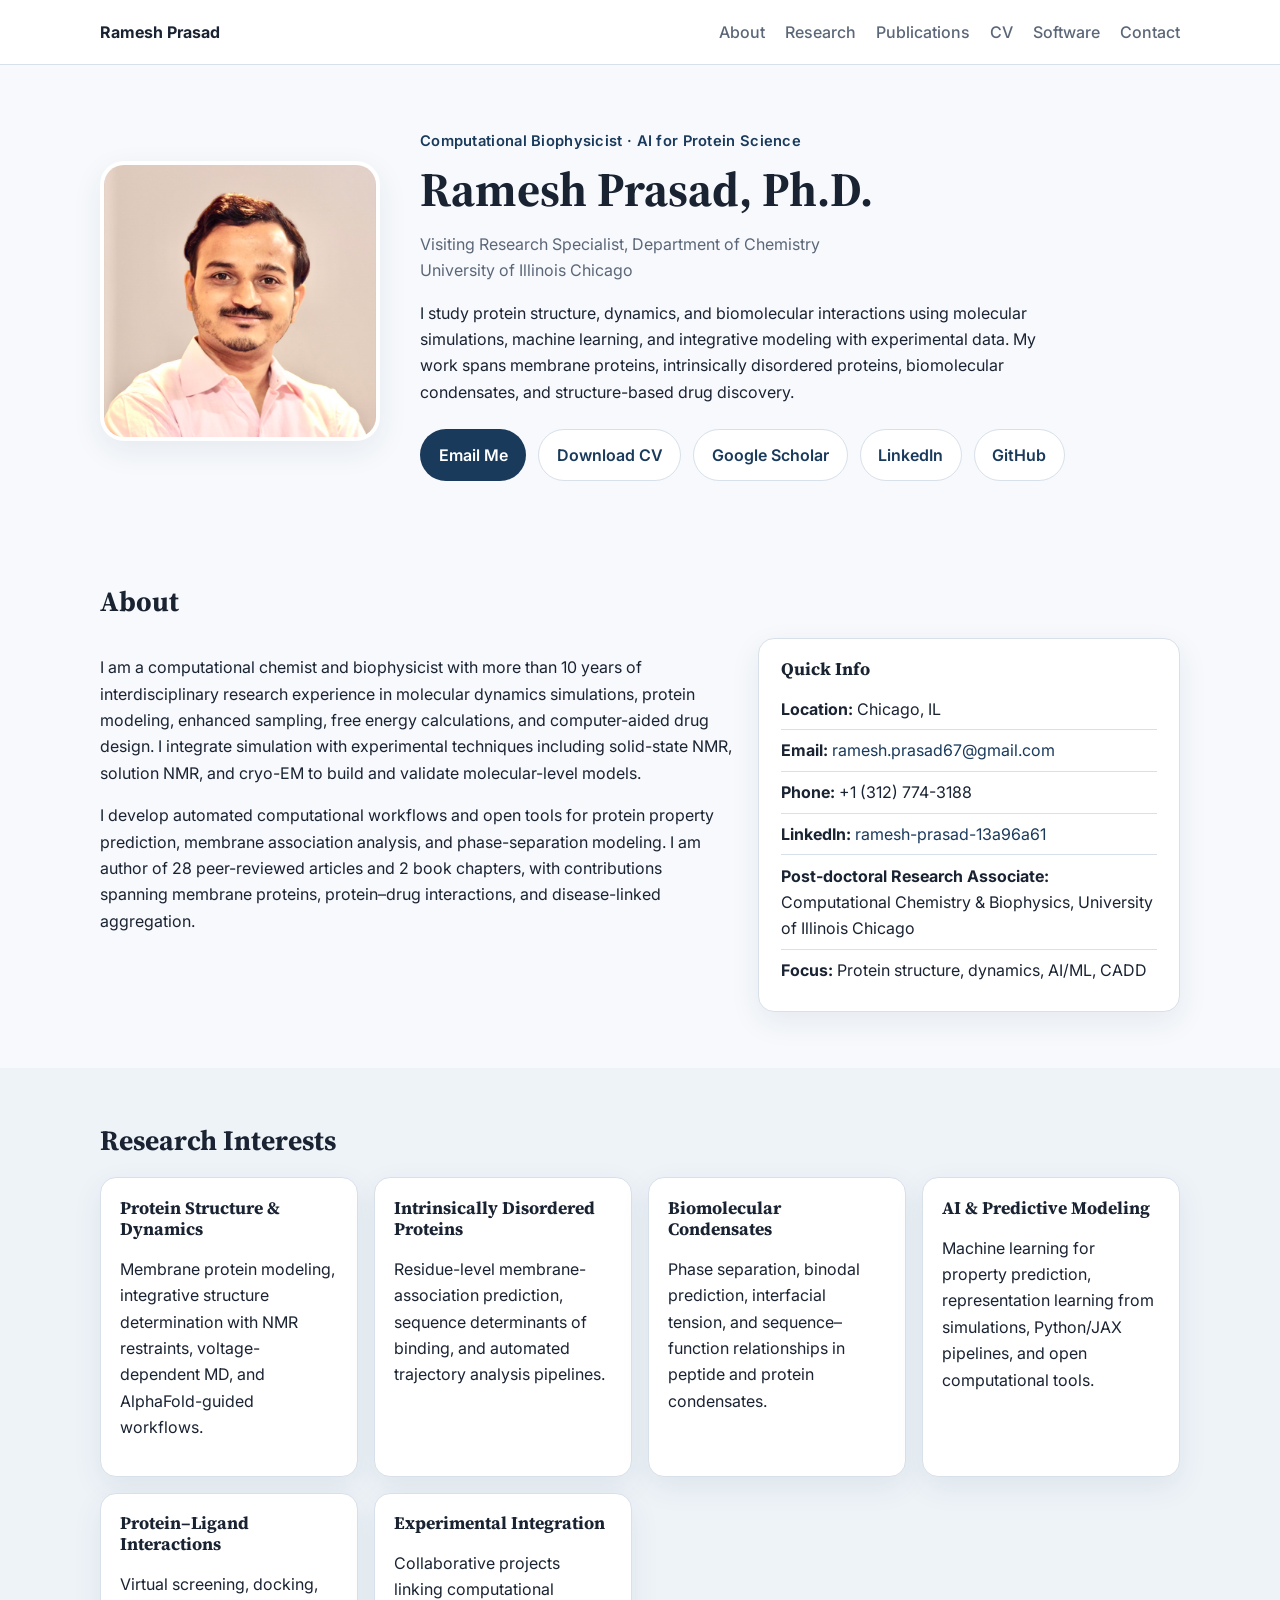
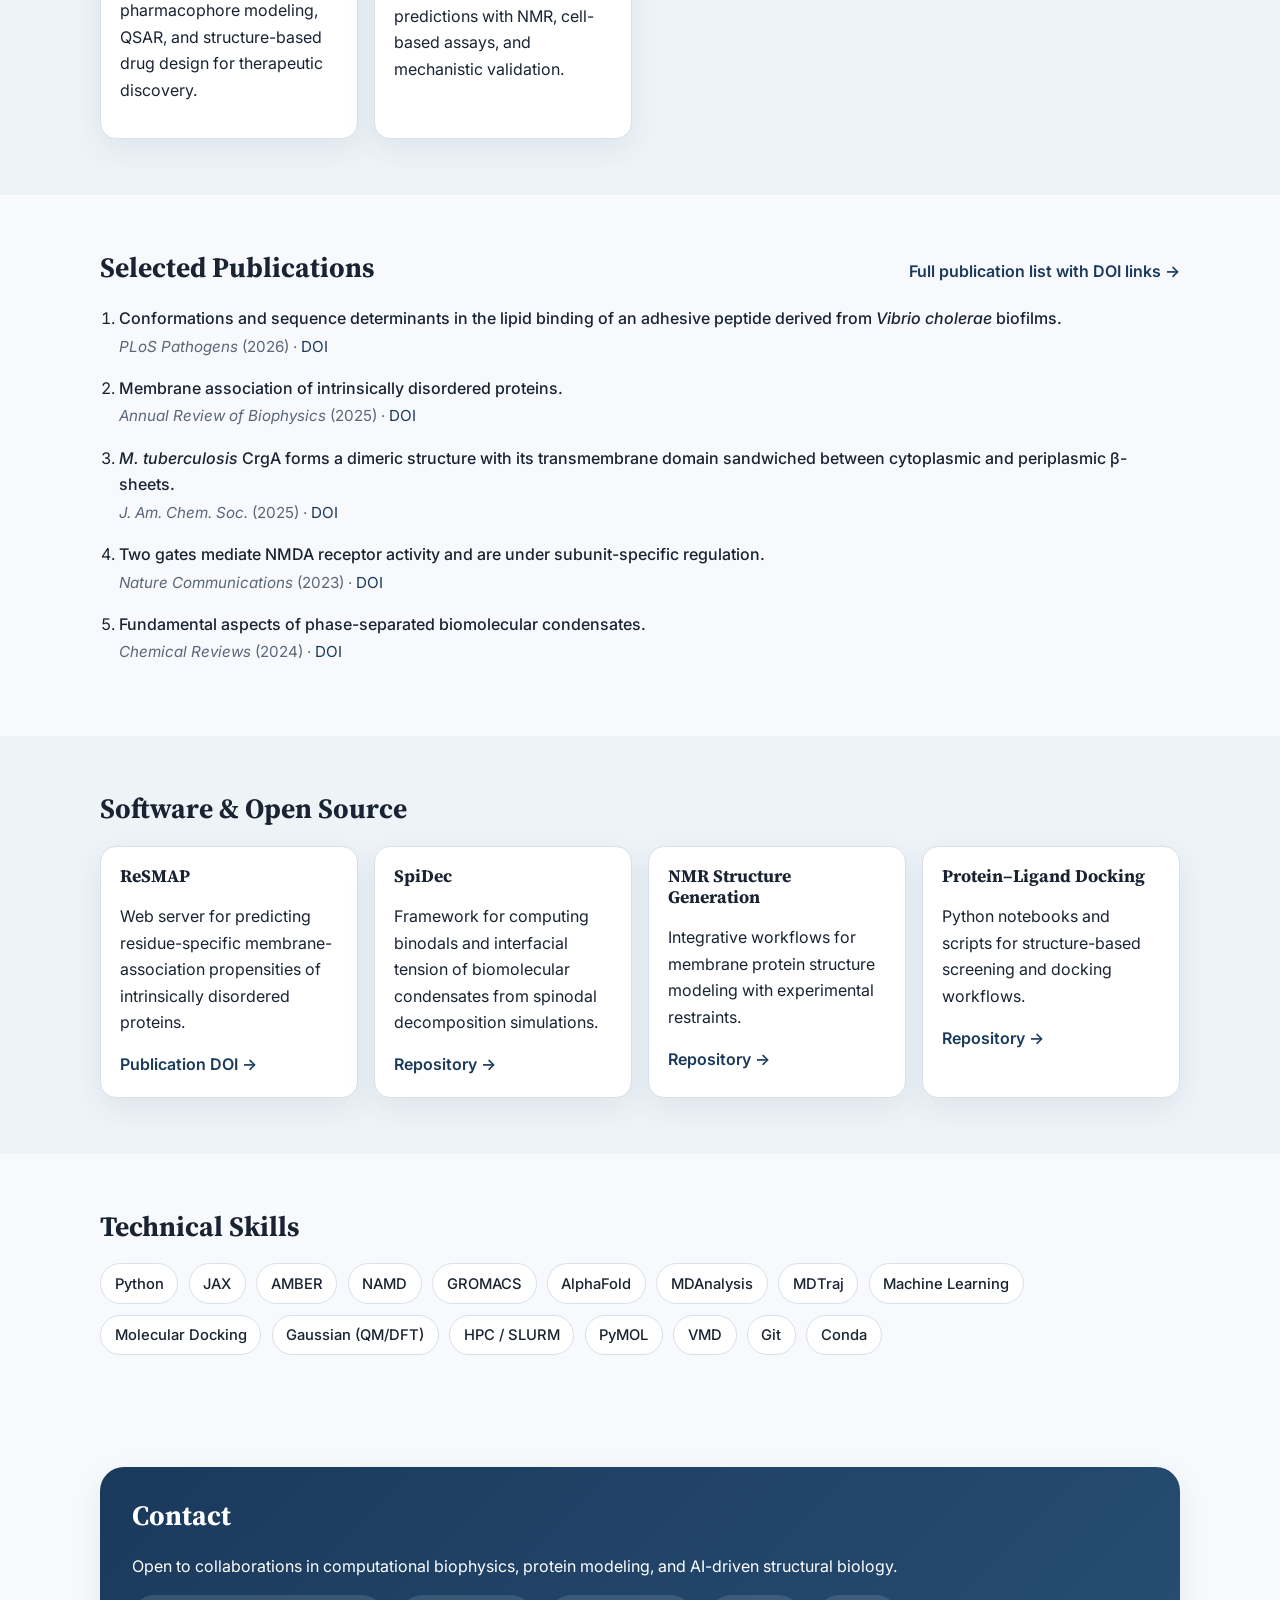
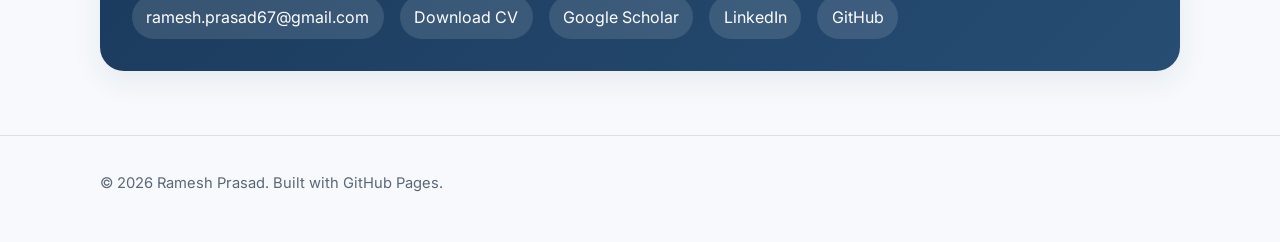
<file: index.html>
<!DOCTYPE html>
<html lang="en">
<head>
  <meta charset="UTF-8">
  <meta name="viewport" content="width=device-width, initial-scale=1.0">
  <meta name="description" content="Ramesh Prasad, Ph.D. — Computational biophysicist researching protein structure, dynamics, membrane interactions, and AI-driven modeling.">
  <meta name="author" content="Ramesh Prasad">
  <title>Ramesh Prasad, Ph.D. | Computational Biophysicist</title>
  <link rel="preconnect" href="https://fonts.googleapis.com">
  <link rel="preconnect" href="https://fonts.gstatic.com" crossorigin>
  <link href="https://fonts.googleapis.com/css2?family=Inter:wght@400;500;600;700&family=Source+Serif+4:opsz,wght@8..60,600;8..60,700&display=swap" rel="stylesheet">
  <link rel="stylesheet" href="assets/css/style.css">
  <link rel="icon" href="assets/images/profile.jpg" type="image/jpeg">
</head>
<body>
  <header class="site-header">
    <nav class="nav container">
      <a class="nav-brand" href="index.html">Ramesh Prasad</a>
      <button class="nav-toggle" aria-label="Toggle navigation" aria-expanded="false">
        <span></span><span></span><span></span>
      </button>
      <ul class="nav-links">
        <li><a href="index.html#about">About</a></li>
        <li><a href="index.html#research">Research</a></li>
        <li><a href="publications.html">Publications</a></li>
        <li><a href="assets/files/Ramesh_Prasad_CV.pdf" download>CV</a></li>
        <li><a href="index.html#software">Software</a></li>
        <li><a href="index.html#contact">Contact</a></li>
      </ul>
    </nav>
  </header>

  <main id="top">
    <section class="hero">
      <div class="container hero-grid">
        <div class="hero-photo-wrap">
          <img
            src="assets/images/profile.jpg"
            alt="Ramesh Prasad profile photo"
            class="hero-photo"
          >
        </div>
        <div class="hero-content">
          <p class="eyebrow">Computational Biophysicist · AI for Protein Science</p>
          <h1>Ramesh Prasad, Ph.D.</h1>
          <p class="hero-role">Visiting Research Specialist, Department of Chemistry<br>University of Illinois Chicago</p>
          <p class="hero-summary">
            I study protein structure, dynamics, and biomolecular interactions using molecular simulations,
            machine learning, and integrative modeling with experimental data. My work spans membrane proteins,
            intrinsically disordered proteins, biomolecular condensates, and structure-based drug discovery.
          </p>
          <div class="hero-actions">
            <a class="btn btn-primary" href="mailto:ramesh.prasad67@gmail.com">Email Me</a>
            <a class="btn btn-secondary" href="assets/files/Ramesh_Prasad_CV.pdf" download>Download CV</a>
            <a class="btn btn-secondary" href="https://scholar.google.com/citations?user=g16t3lsAAAAJ&hl=en&oi=ao" target="_blank" rel="noopener">Google Scholar</a>
            <a class="btn btn-secondary" href="https://www.linkedin.com/in/ramesh-prasad-13a96a61/" target="_blank" rel="noopener">LinkedIn</a>
            <a class="btn btn-secondary" href="https://github.com/RAMESHBIOCHEM" target="_blank" rel="noopener">GitHub</a>
          </div>
        </div>
      </div>
    </section>

    <section id="about" class="section">
      <div class="container">
        <h2>About</h2>
        <div class="about-grid">
          <div>
            <p>
              I am a computational chemist and biophysicist with more than 10 years of interdisciplinary research
              experience in molecular dynamics simulations, protein modeling, enhanced sampling, free energy
              calculations, and computer-aided drug design. I integrate simulation with experimental techniques
              including solid-state NMR, solution NMR, and cryo-EM to build and validate molecular-level models.
            </p>
            <p>
              I develop automated computational workflows and open tools for protein property prediction,
              membrane association analysis, and phase-separation modeling. I am author of 28 peer-reviewed
              articles and 2 book chapters, with contributions spanning membrane proteins, protein–drug
              interactions, and disease-linked aggregation.
            </p>
          </div>
          <aside class="info-card">
            <h3>Quick Info</h3>
            <ul>
              <li><strong>Location:</strong> Chicago, IL</li>
              <li><strong>Email:</strong> <a href="mailto:ramesh.prasad67@gmail.com">ramesh.prasad67@gmail.com</a></li>
              <li><strong>Phone:</strong> +1 (312) 774-3188</li>
              <li><strong>LinkedIn:</strong> <a href="https://www.linkedin.com/in/ramesh-prasad-13a96a61/" target="_blank" rel="noopener">ramesh-prasad-13a96a61</a></li>
              <li><strong>Post-doctoral Research Associate:</strong> Computational Chemistry &amp; Biophysics, University of Illinois Chicago</li>
              <li><strong>Focus:</strong> Protein structure, dynamics, AI/ML, CADD</li>
            </ul>
          </aside>
        </div>
      </div>
    </section>

    <section id="research" class="section section-muted">
      <div class="container">
        <h2>Research Interests</h2>
        <div class="card-grid">
          <article class="card">
            <h3>Protein Structure &amp; Dynamics</h3>
            <p>Membrane protein modeling, integrative structure determination with NMR restraints, voltage-dependent MD, and AlphaFold-guided workflows.</p>
          </article>
          <article class="card">
            <h3>Intrinsically Disordered Proteins</h3>
            <p>Residue-level membrane-association prediction, sequence determinants of binding, and automated trajectory analysis pipelines.</p>
          </article>
          <article class="card">
            <h3>Biomolecular Condensates</h3>
            <p>Phase separation, binodal prediction, interfacial tension, and sequence–function relationships in peptide and protein condensates.</p>
          </article>
          <article class="card">
            <h3>AI &amp; Predictive Modeling</h3>
            <p>Machine learning for property prediction, representation learning from simulations, Python/JAX pipelines, and open computational tools.</p>
          </article>
          <article class="card">
            <h3>Protein–Ligand Interactions</h3>
            <p>Virtual screening, docking, pharmacophore modeling, QSAR, and structure-based drug design for therapeutic discovery.</p>
          </article>
          <article class="card">
            <h3>Experimental Integration</h3>
            <p>Collaborative projects linking computational predictions with NMR, cell-based assays, and mechanistic validation.</p>
          </article>
        </div>
      </div>
    </section>

    <section id="publications" class="section">
      <div class="container">
        <div class="section-head">
          <h2>Selected Publications</h2>
          <a class="text-link" href="publications.html">Full publication list with DOI links →</a>
        </div>
        <ol class="pub-list">
          <li>
            <span class="pub-title">Conformations and sequence determinants in the lipid binding of an adhesive peptide derived from <em>Vibrio cholerae</em> biofilms.</span>
            <span class="pub-meta"><em>PLoS Pathogens</em> (2026) · <a href="https://doi.org/10.1371/journal.ppat.1013990" target="_blank" rel="noopener">DOI</a></span>
          </li>
          <li>
            <span class="pub-title">Membrane association of intrinsically disordered proteins.</span>
            <span class="pub-meta"><em>Annual Review of Biophysics</em> (2025) · <a href="https://doi.org/10.1146/annurev-biophys-062323-040818" target="_blank" rel="noopener">DOI</a></span>
          </li>
          <li>
            <span class="pub-title"><em>M. tuberculosis</em> CrgA forms a dimeric structure with its transmembrane domain sandwiched between cytoplasmic and periplasmic β-sheets.</span>
            <span class="pub-meta"><em>J. Am. Chem. Soc.</em> (2025) · <a href="https://doi.org/10.1021/jacs.4c17654" target="_blank" rel="noopener">DOI</a></span>
          </li>
          <li>
            <span class="pub-title">Two gates mediate NMDA receptor activity and are under subunit-specific regulation.</span>
            <span class="pub-meta"><em>Nature Communications</em> (2023) · <a href="https://doi.org/10.1038/s41467-023-37362-w" target="_blank" rel="noopener">DOI</a></span>
          </li>
          <li>
            <span class="pub-title">Fundamental aspects of phase-separated biomolecular condensates.</span>
            <span class="pub-meta"><em>Chemical Reviews</em> (2024) · <a href="https://doi.org/10.1021/acs.chemrev.4c00355" target="_blank" rel="noopener">DOI</a></span>
          </li>
        </ol>
      </div>
    </section>

    <section id="software" class="section section-muted">
      <div class="container">
        <h2>Software &amp; Open Source</h2>
        <div class="card-grid">
          <article class="card">
            <h3>ReSMAP</h3>
            <p>Web server for predicting residue-specific membrane-association propensities of intrinsically disordered proteins.</p>
            <a class="text-link" href="https://doi.org/10.3390/membranes12080773" target="_blank" rel="noopener">Publication DOI →</a>
          </article>
          <article class="card">
            <h3>SpiDec</h3>
            <p>Framework for computing binodals and interfacial tension of biomolecular condensates from spinodal decomposition simulations.</p>
            <a class="text-link" href="https://github.com/RAMESHBIOCHEM/Liquid_liquid_Phase_separation" target="_blank" rel="noopener">Repository →</a>
          </article>
          <article class="card">
            <h3>NMR Structure Generation</h3>
            <p>Integrative workflows for membrane protein structure modeling with experimental restraints.</p>
            <a class="text-link" href="https://github.com/RAMESHBIOCHEM/NMR_structure_generation" target="_blank" rel="noopener">Repository →</a>
          </article>
          <article class="card">
            <h3>Protein–Ligand Docking</h3>
            <p>Python notebooks and scripts for structure-based screening and docking workflows.</p>
            <a class="text-link" href="https://github.com/RAMESHBIOCHEM/Protein_ligand_docking" target="_blank" rel="noopener">Repository →</a>
          </article>
        </div>
      </div>
    </section>

    <section class="section">
      <div class="container">
        <h2>Technical Skills</h2>
        <div class="skills-wrap">
          <span class="skill-tag">Python</span>
          <span class="skill-tag">JAX</span>
          <span class="skill-tag">AMBER</span>
          <span class="skill-tag">NAMD</span>
          <span class="skill-tag">GROMACS</span>
          <span class="skill-tag">AlphaFold</span>
          <span class="skill-tag">MDAnalysis</span>
          <span class="skill-tag">MDTraj</span>
          <span class="skill-tag">Machine Learning</span>
          <span class="skill-tag">Molecular Docking</span>
          <span class="skill-tag">Gaussian (QM/DFT)</span>
          <span class="skill-tag">HPC / SLURM</span>
          <span class="skill-tag">PyMOL</span>
          <span class="skill-tag">VMD</span>
          <span class="skill-tag">Git</span>
          <span class="skill-tag">Conda</span>
        </div>
      </div>
    </section>

    <section id="contact" class="section contact-section">
      <div class="container contact-box">
        <h2>Contact</h2>
        <p>Open to collaborations in computational biophysics, protein modeling, and AI-driven structural biology.</p>
        <div class="contact-links">
          <a href="mailto:ramesh.prasad67@gmail.com">ramesh.prasad67@gmail.com</a>
          <a href="assets/files/Ramesh_Prasad_CV.pdf" download>Download CV</a>
          <a href="https://scholar.google.com/citations?user=g16t3lsAAAAJ&hl=en&oi=ao" target="_blank" rel="noopener">Google Scholar</a>
          <a href="https://www.linkedin.com/in/ramesh-prasad-13a96a61/" target="_blank" rel="noopener">LinkedIn</a>
          <a href="https://github.com/RAMESHBIOCHEM" target="_blank" rel="noopener">GitHub</a>
        </div>
      </div>
    </section>
  </main>

  <footer class="site-footer">
    <div class="container">
      <p>&copy; <span id="year"></span> Ramesh Prasad. Built with GitHub Pages.</p>
    </div>
  </footer>

  <script src="assets/js/main.js"></script>
</body>
</html>
</file>
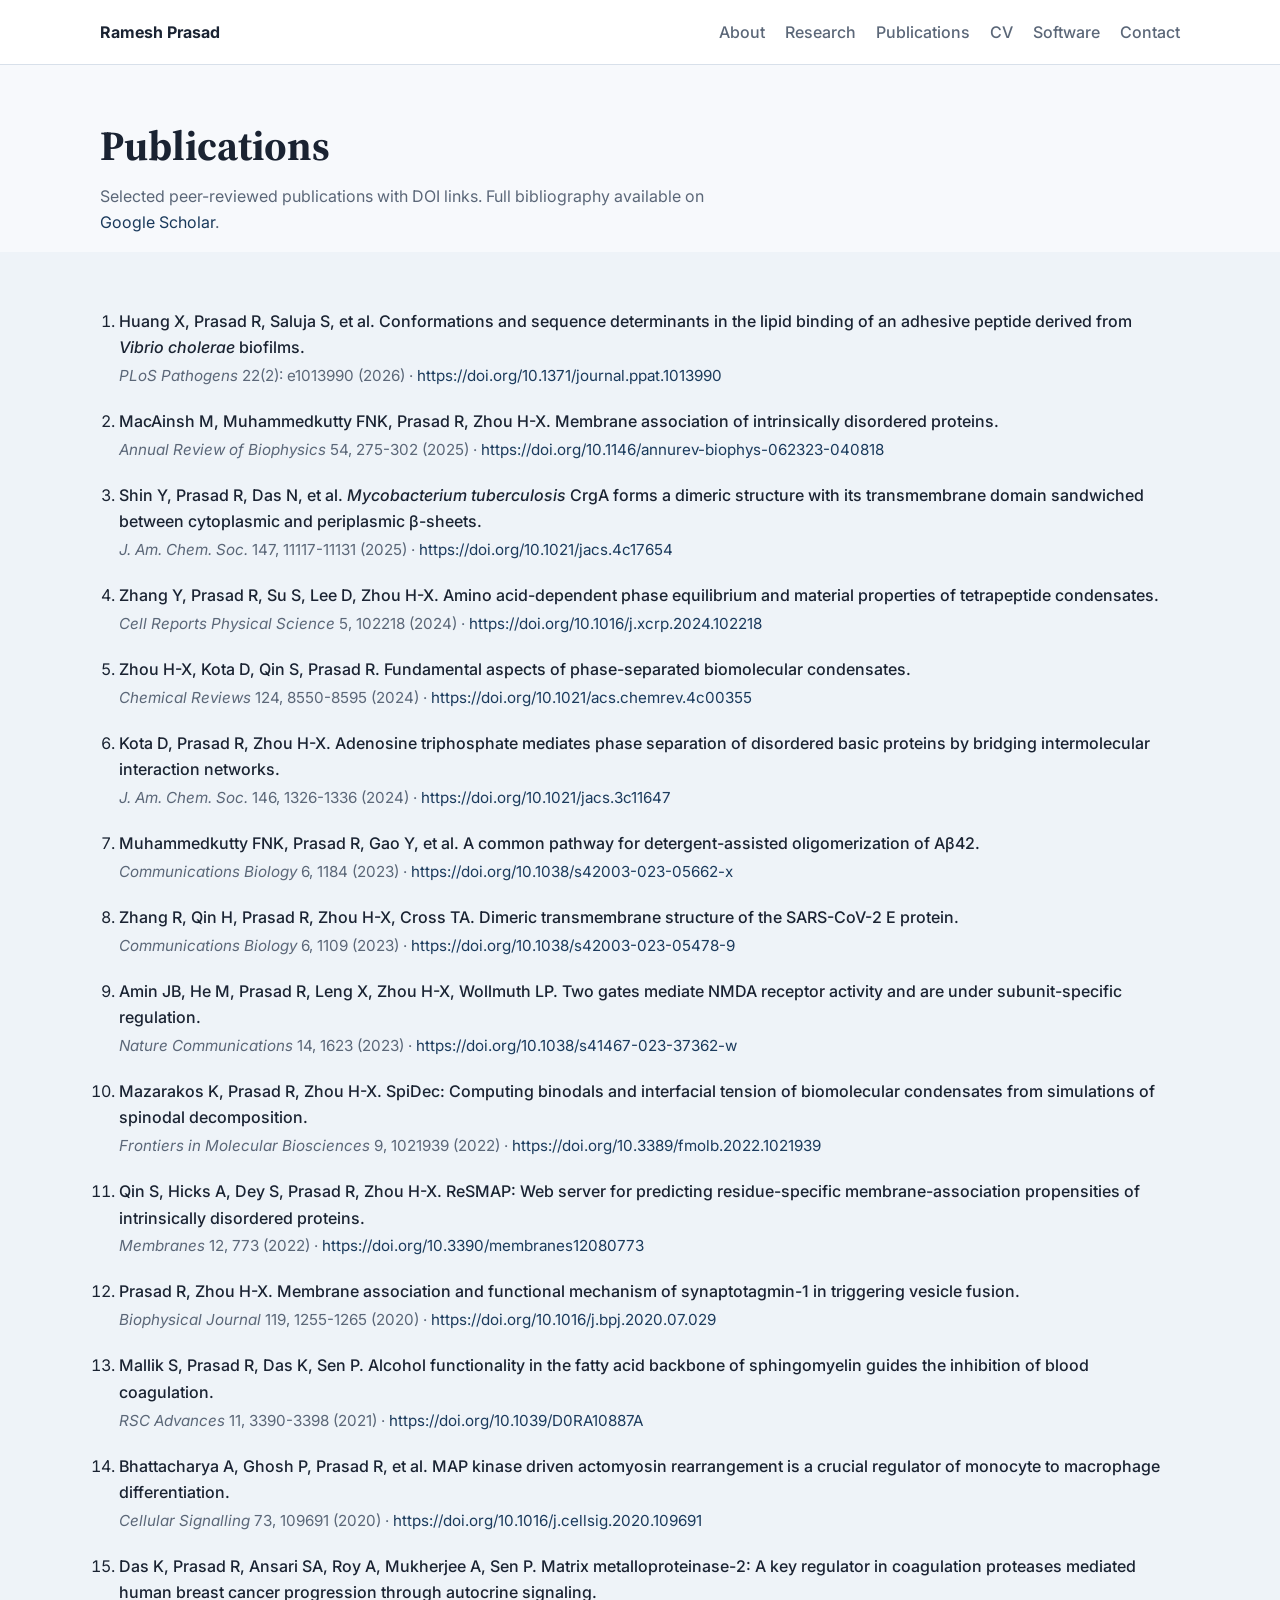
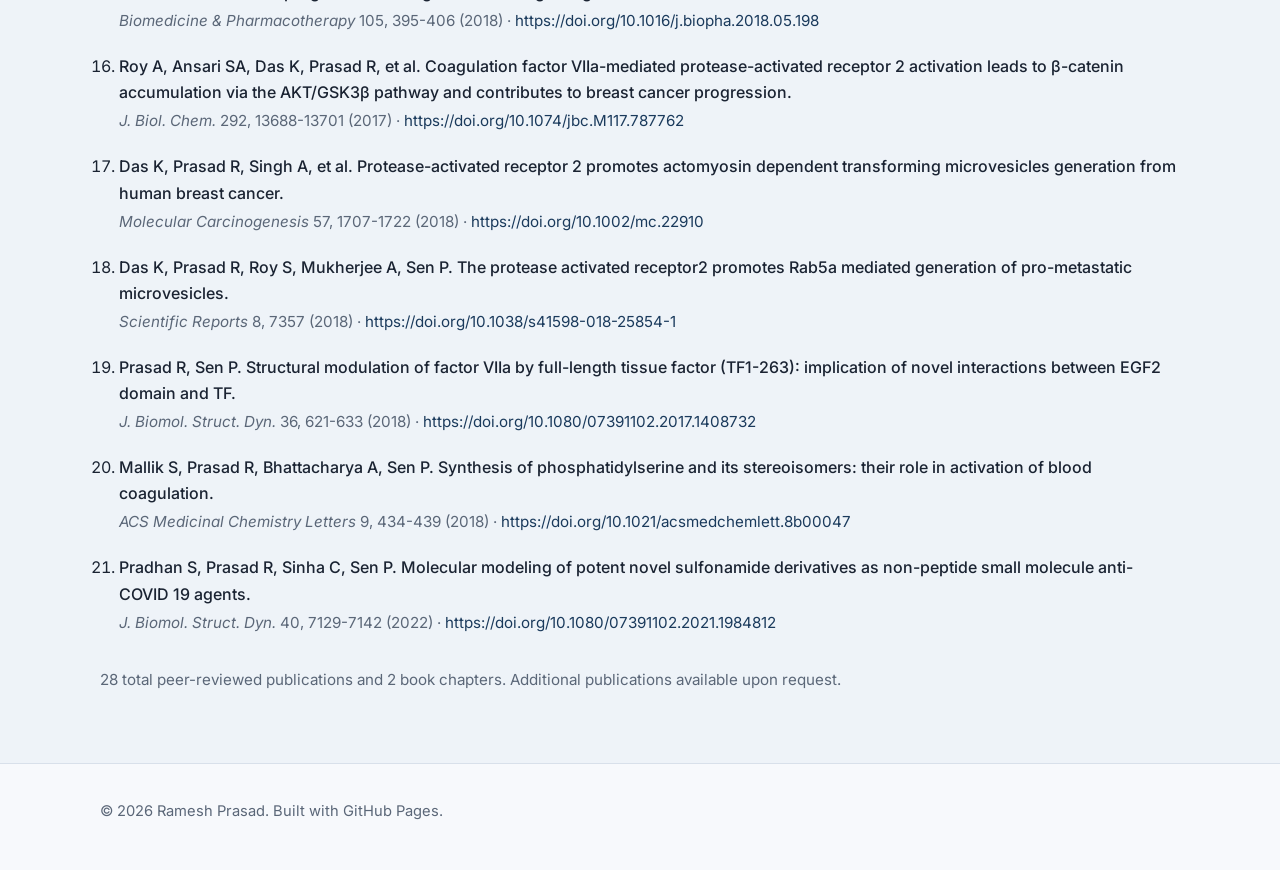
<file: publications.html>
<!DOCTYPE html>
<html lang="en">
<head>
  <meta charset="UTF-8">
  <meta name="viewport" content="width=device-width, initial-scale=1.0">
  <meta name="description" content="Publications by Ramesh Prasad, Ph.D. with DOI links.">
  <title>Publications | Ramesh Prasad, Ph.D.</title>
  <link rel="preconnect" href="https://fonts.googleapis.com">
  <link rel="preconnect" href="https://fonts.gstatic.com" crossorigin>
  <link href="https://fonts.googleapis.com/css2?family=Inter:wght@400;500;600;700&family=Source+Serif+4:opsz,wght@8..60,600;8..60,700&display=swap" rel="stylesheet">
  <link rel="stylesheet" href="assets/css/style.css">
  <link rel="icon" href="assets/images/profile.jpg" type="image/jpeg">
</head>
<body>
  <header class="site-header">
    <nav class="nav container">
      <a class="nav-brand" href="index.html">Ramesh Prasad</a>
      <button class="nav-toggle" aria-label="Toggle navigation" aria-expanded="false">
        <span></span><span></span><span></span>
      </button>
      <ul class="nav-links">
        <li><a href="index.html#about">About</a></li>
        <li><a href="index.html#research">Research</a></li>
        <li><a href="publications.html">Publications</a></li>
        <li><a href="assets/files/Ramesh_Prasad_CV.pdf" download>CV</a></li>
        <li><a href="index.html#software">Software</a></li>
        <li><a href="index.html#contact">Contact</a></li>
      </ul>
    </nav>
  </header>

  <main class="page-main">
    <section class="section page-hero">
      <div class="container">
        <h1>Publications</h1>
        <p class="page-intro">
          Selected peer-reviewed publications with DOI links. Full bibliography available on
          <a href="https://scholar.google.com/citations?user=g16t3lsAAAAJ&hl=en&oi=ao" target="_blank" rel="noopener">Google Scholar</a>.
        </p>
      </div>
    </section>

    <section class="section section-muted">
      <div class="container">
        <ol class="pub-list pub-list-full">
          <li>
            <span class="pub-title">Huang X, Prasad R, Saluja S, et al. Conformations and sequence determinants in the lipid binding of an adhesive peptide derived from <em>Vibrio cholerae</em> biofilms.</span>
            <span class="pub-meta"><em>PLoS Pathogens</em> 22(2): e1013990 (2026) · <a href="https://doi.org/10.1371/journal.ppat.1013990" target="_blank" rel="noopener">https://doi.org/10.1371/journal.ppat.1013990</a></span>
          </li>
          <li>
            <span class="pub-title">MacAinsh M, Muhammedkutty FNK, Prasad R, Zhou H-X. Membrane association of intrinsically disordered proteins.</span>
            <span class="pub-meta"><em>Annual Review of Biophysics</em> 54, 275-302 (2025) · <a href="https://doi.org/10.1146/annurev-biophys-062323-040818" target="_blank" rel="noopener">https://doi.org/10.1146/annurev-biophys-062323-040818</a></span>
          </li>
          <li>
            <span class="pub-title">Shin Y, Prasad R, Das N, et al. <em>Mycobacterium tuberculosis</em> CrgA forms a dimeric structure with its transmembrane domain sandwiched between cytoplasmic and periplasmic β-sheets.</span>
            <span class="pub-meta"><em>J. Am. Chem. Soc.</em> 147, 11117-11131 (2025) · <a href="https://doi.org/10.1021/jacs.4c17654" target="_blank" rel="noopener">https://doi.org/10.1021/jacs.4c17654</a></span>
          </li>
          <li>
            <span class="pub-title">Zhang Y, Prasad R, Su S, Lee D, Zhou H-X. Amino acid-dependent phase equilibrium and material properties of tetrapeptide condensates.</span>
            <span class="pub-meta"><em>Cell Reports Physical Science</em> 5, 102218 (2024) · <a href="https://doi.org/10.1016/j.xcrp.2024.102218" target="_blank" rel="noopener">https://doi.org/10.1016/j.xcrp.2024.102218</a></span>
          </li>
          <li>
            <span class="pub-title">Zhou H-X, Kota D, Qin S, Prasad R. Fundamental aspects of phase-separated biomolecular condensates.</span>
            <span class="pub-meta"><em>Chemical Reviews</em> 124, 8550-8595 (2024) · <a href="https://doi.org/10.1021/acs.chemrev.4c00355" target="_blank" rel="noopener">https://doi.org/10.1021/acs.chemrev.4c00355</a></span>
          </li>
          <li>
            <span class="pub-title">Kota D, Prasad R, Zhou H-X. Adenosine triphosphate mediates phase separation of disordered basic proteins by bridging intermolecular interaction networks.</span>
            <span class="pub-meta"><em>J. Am. Chem. Soc.</em> 146, 1326-1336 (2024) · <a href="https://doi.org/10.1021/jacs.3c11647" target="_blank" rel="noopener">https://doi.org/10.1021/jacs.3c11647</a></span>
          </li>
          <li>
            <span class="pub-title">Muhammedkutty FNK, Prasad R, Gao Y, et al. A common pathway for detergent-assisted oligomerization of Aβ42.</span>
            <span class="pub-meta"><em>Communications Biology</em> 6, 1184 (2023) · <a href="https://doi.org/10.1038/s42003-023-05662-x" target="_blank" rel="noopener">https://doi.org/10.1038/s42003-023-05662-x</a></span>
          </li>
          <li>
            <span class="pub-title">Zhang R, Qin H, Prasad R, Zhou H-X, Cross TA. Dimeric transmembrane structure of the SARS-CoV-2 E protein.</span>
            <span class="pub-meta"><em>Communications Biology</em> 6, 1109 (2023) · <a href="https://doi.org/10.1038/s42003-023-05478-9" target="_blank" rel="noopener">https://doi.org/10.1038/s42003-023-05478-9</a></span>
          </li>
          <li>
            <span class="pub-title">Amin JB, He M, Prasad R, Leng X, Zhou H-X, Wollmuth LP. Two gates mediate NMDA receptor activity and are under subunit-specific regulation.</span>
            <span class="pub-meta"><em>Nature Communications</em> 14, 1623 (2023) · <a href="https://doi.org/10.1038/s41467-023-37362-w" target="_blank" rel="noopener">https://doi.org/10.1038/s41467-023-37362-w</a></span>
          </li>
          <li>
            <span class="pub-title">Mazarakos K, Prasad R, Zhou H-X. SpiDec: Computing binodals and interfacial tension of biomolecular condensates from simulations of spinodal decomposition.</span>
            <span class="pub-meta"><em>Frontiers in Molecular Biosciences</em> 9, 1021939 (2022) · <a href="https://doi.org/10.3389/fmolb.2022.1021939" target="_blank" rel="noopener">https://doi.org/10.3389/fmolb.2022.1021939</a></span>
          </li>
          <li>
            <span class="pub-title">Qin S, Hicks A, Dey S, Prasad R, Zhou H-X. ReSMAP: Web server for predicting residue-specific membrane-association propensities of intrinsically disordered proteins.</span>
            <span class="pub-meta"><em>Membranes</em> 12, 773 (2022) · <a href="https://doi.org/10.3390/membranes12080773" target="_blank" rel="noopener">https://doi.org/10.3390/membranes12080773</a></span>
          </li>
          <li>
            <span class="pub-title">Prasad R, Zhou H-X. Membrane association and functional mechanism of synaptotagmin-1 in triggering vesicle fusion.</span>
            <span class="pub-meta"><em>Biophysical Journal</em> 119, 1255-1265 (2020) · <a href="https://doi.org/10.1016/j.bpj.2020.07.029" target="_blank" rel="noopener">https://doi.org/10.1016/j.bpj.2020.07.029</a></span>
          </li>
          <li>
            <span class="pub-title">Mallik S, Prasad R, Das K, Sen P. Alcohol functionality in the fatty acid backbone of sphingomyelin guides the inhibition of blood coagulation.</span>
            <span class="pub-meta"><em>RSC Advances</em> 11, 3390-3398 (2021) · <a href="https://doi.org/10.1039/D0RA10887A" target="_blank" rel="noopener">https://doi.org/10.1039/D0RA10887A</a></span>
          </li>
          <li>
            <span class="pub-title">Bhattacharya A, Ghosh P, Prasad R, et al. MAP kinase driven actomyosin rearrangement is a crucial regulator of monocyte to macrophage differentiation.</span>
            <span class="pub-meta"><em>Cellular Signalling</em> 73, 109691 (2020) · <a href="https://doi.org/10.1016/j.cellsig.2020.109691" target="_blank" rel="noopener">https://doi.org/10.1016/j.cellsig.2020.109691</a></span>
          </li>
          <li>
            <span class="pub-title">Das K, Prasad R, Ansari SA, Roy A, Mukherjee A, Sen P. Matrix metalloproteinase-2: A key regulator in coagulation proteases mediated human breast cancer progression through autocrine signaling.</span>
            <span class="pub-meta"><em>Biomedicine &amp; Pharmacotherapy</em> 105, 395-406 (2018) · <a href="https://doi.org/10.1016/j.biopha.2018.05.198" target="_blank" rel="noopener">https://doi.org/10.1016/j.biopha.2018.05.198</a></span>
          </li>
          <li>
            <span class="pub-title">Roy A, Ansari SA, Das K, Prasad R, et al. Coagulation factor VIIa-mediated protease-activated receptor 2 activation leads to β-catenin accumulation via the AKT/GSK3β pathway and contributes to breast cancer progression.</span>
            <span class="pub-meta"><em>J. Biol. Chem.</em> 292, 13688-13701 (2017) · <a href="https://doi.org/10.1074/jbc.M117.787762" target="_blank" rel="noopener">https://doi.org/10.1074/jbc.M117.787762</a></span>
          </li>
          <li>
            <span class="pub-title">Das K, Prasad R, Singh A, et al. Protease-activated receptor 2 promotes actomyosin dependent transforming microvesicles generation from human breast cancer.</span>
            <span class="pub-meta"><em>Molecular Carcinogenesis</em> 57, 1707-1722 (2018) · <a href="https://doi.org/10.1002/mc.22910" target="_blank" rel="noopener">https://doi.org/10.1002/mc.22910</a></span>
          </li>
          <li>
            <span class="pub-title">Das K, Prasad R, Roy S, Mukherjee A, Sen P. The protease activated receptor2 promotes Rab5a mediated generation of pro-metastatic microvesicles.</span>
            <span class="pub-meta"><em>Scientific Reports</em> 8, 7357 (2018) · <a href="https://doi.org/10.1038/s41598-018-25854-1" target="_blank" rel="noopener">https://doi.org/10.1038/s41598-018-25854-1</a></span>
          </li>
          <li>
            <span class="pub-title">Prasad R, Sen P. Structural modulation of factor VIIa by full-length tissue factor (TF1-263): implication of novel interactions between EGF2 domain and TF.</span>
            <span class="pub-meta"><em>J. Biomol. Struct. Dyn.</em> 36, 621-633 (2018) · <a href="https://doi.org/10.1080/07391102.2017.1408732" target="_blank" rel="noopener">https://doi.org/10.1080/07391102.2017.1408732</a></span>
          </li>
          <li>
            <span class="pub-title">Mallik S, Prasad R, Bhattacharya A, Sen P. Synthesis of phosphatidylserine and its stereoisomers: their role in activation of blood coagulation.</span>
            <span class="pub-meta"><em>ACS Medicinal Chemistry Letters</em> 9, 434-439 (2018) · <a href="https://doi.org/10.1021/acsmedchemlett.8b00047" target="_blank" rel="noopener">https://doi.org/10.1021/acsmedchemlett.8b00047</a></span>
          </li>
          <li>
            <span class="pub-title">Pradhan S, Prasad R, Sinha C, Sen P. Molecular modeling of potent novel sulfonamide derivatives as non-peptide small molecule anti-COVID 19 agents.</span>
            <span class="pub-meta"><em>J. Biomol. Struct. Dyn.</em> 40, 7129-7142 (2022) · <a href="https://doi.org/10.1080/07391102.2021.1984812" target="_blank" rel="noopener">https://doi.org/10.1080/07391102.2021.1984812</a></span>
          </li>
        </ol>
        <p class="pub-note">28 total peer-reviewed publications and 2 book chapters. Additional publications available upon request.</p>
      </div>
    </section>
  </main>

  <footer class="site-footer">
    <div class="container">
      <p>&copy; <span id="year"></span> Ramesh Prasad. Built with GitHub Pages.</p>
    </div>
  </footer>

  <script src="assets/js/main.js"></script>
</body>
</html>
</file>
<file: assets/css/style.css>
:root {
  --bg: #f7f9fc;
  --surface: #ffffff;
  --text: #1a2332;
  --muted: #5b6778;
  --accent: #1a3a5c;
  --accent-soft: #e8eef5;
  --border: #d8e0ea;
  --shadow: 0 10px 30px rgba(26, 58, 92, 0.08);
  --radius: 16px;
  --max-width: 1080px;
}

* {
  box-sizing: border-box;
}

html {
  scroll-behavior: smooth;
}

body {
  margin: 0;
  font-family: "Inter", system-ui, sans-serif;
  color: var(--text);
  background: var(--bg);
  line-height: 1.65;
}

a {
  color: var(--accent);
  text-decoration: none;
}

a:hover {
  text-decoration: underline;
}

.container {
  width: min(100% - 2rem, var(--max-width));
  margin: 0 auto;
}

.site-header {
  position: sticky;
  top: 0;
  z-index: 100;
  background: rgba(255, 255, 255, 0.92);
  backdrop-filter: blur(10px);
  border-bottom: 1px solid var(--border);
}

.nav {
  display: flex;
  align-items: center;
  justify-content: space-between;
  min-height: 64px;
}

.nav-brand {
  font-weight: 700;
  color: var(--text);
  text-decoration: none;
}

.nav-links {
  display: flex;
  gap: 1.25rem;
  list-style: none;
  margin: 0;
  padding: 0;
}

.nav-links a {
  color: var(--muted);
  font-weight: 500;
  text-decoration: none;
}

.nav-links a:hover {
  color: var(--accent);
}

.nav-toggle {
  display: none;
  background: none;
  border: 0;
  cursor: pointer;
}

.nav-toggle span {
  display: block;
  width: 22px;
  height: 2px;
  margin: 5px 0;
  background: var(--text);
}

.hero {
  padding: 4rem 0 3rem;
}

.hero-grid {
  display: grid;
  grid-template-columns: 280px 1fr;
  gap: 2.5rem;
  align-items: center;
}

.hero-photo-wrap {
  position: relative;
}

.hero-photo {
  width: 100%;
  aspect-ratio: 1;
  object-fit: cover;
  border-radius: 24px;
  box-shadow: var(--shadow);
  border: 4px solid var(--surface);
  background: var(--accent-soft);
}

.eyebrow {
  color: var(--accent);
  font-size: 0.92rem;
  font-weight: 600;
  letter-spacing: 0.02em;
  margin: 0 0 0.5rem;
}

h1, h2, h3 {
  font-family: "Source Serif 4", Georgia, serif;
  line-height: 1.2;
}

h1 {
  font-size: clamp(2rem, 4vw, 3rem);
  margin: 0 0 0.75rem;
}

h2 {
  font-size: 1.75rem;
  margin: 0 0 1.25rem;
}

h3 {
  font-size: 1.1rem;
  margin: 0 0 0.5rem;
}

.hero-role {
  color: var(--muted);
  margin: 0 0 1rem;
}

.hero-summary {
  max-width: 62ch;
  margin: 0 0 1.5rem;
}

.hero-actions {
  display: flex;
  flex-wrap: wrap;
  gap: 0.75rem;
}

.btn {
  display: inline-flex;
  align-items: center;
  justify-content: center;
  padding: 0.72rem 1.1rem;
  border-radius: 999px;
  font-weight: 600;
  text-decoration: none;
  border: 1px solid transparent;
}

.btn-primary {
  background: var(--accent);
  color: #fff;
}

.btn-primary:hover {
  background: #14304d;
  text-decoration: none;
}

.btn-secondary {
  background: var(--surface);
  color: var(--accent);
  border-color: var(--border);
}

.btn-secondary:hover {
  background: var(--accent-soft);
  text-decoration: none;
}

.section {
  padding: 3.5rem 0;
}

.section-muted {
  background: #eef3f8;
}

.about-grid {
  display: grid;
  grid-template-columns: 1.5fr 1fr;
  gap: 1.5rem;
}

.info-card {
  background: var(--surface);
  border: 1px solid var(--border);
  border-radius: var(--radius);
  padding: 1.25rem 1.4rem;
  box-shadow: var(--shadow);
}

.info-card ul {
  list-style: none;
  margin: 0;
  padding: 0;
}

.info-card li {
  padding: 0.45rem 0;
  border-bottom: 1px solid var(--border);
}

.info-card li:last-child {
  border-bottom: 0;
}

.card-grid {
  display: grid;
  grid-template-columns: repeat(auto-fit, minmax(240px, 1fr));
  gap: 1rem;
}

.card {
  background: var(--surface);
  border: 1px solid var(--border);
  border-radius: var(--radius);
  padding: 1.2rem;
  box-shadow: var(--shadow);
}

.section-head {
  display: flex;
  justify-content: space-between;
  align-items: baseline;
  gap: 1rem;
  flex-wrap: wrap;
}

.text-link {
  font-weight: 600;
  text-decoration: none;
}

.text-link:hover {
  text-decoration: underline;
}

.pub-list {
  margin: 0;
  padding-left: 1.2rem;
}

.pub-list li {
  margin-bottom: 1rem;
}

.pub-title {
  display: block;
  font-weight: 500;
}

.pub-meta {
  display: block;
  color: var(--muted);
  font-size: 0.95rem;
  margin-top: 0.15rem;
}

.skills-wrap {
  display: flex;
  flex-wrap: wrap;
  gap: 0.65rem;
}

.skill-tag {
  background: var(--surface);
  border: 1px solid var(--border);
  border-radius: 999px;
  padding: 0.45rem 0.85rem;
  font-size: 0.92rem;
  font-weight: 500;
}

.contact-section {
  padding-bottom: 4rem;
}

.contact-box {
  background: linear-gradient(135deg, #1a3a5c, #274d73);
  color: #fff;
  border-radius: 24px;
  padding: 2rem;
  box-shadow: var(--shadow);
}

.contact-box h2,
.contact-box p,
.contact-box a {
  color: #fff;
}

.contact-links {
  display: flex;
  flex-wrap: wrap;
  gap: 1rem;
  margin-top: 1rem;
}

.contact-links a {
  background: rgba(255, 255, 255, 0.12);
  padding: 0.55rem 0.9rem;
  border-radius: 999px;
  text-decoration: none;
}

.contact-links a:hover {
  background: rgba(255, 255, 255, 0.2);
  text-decoration: none;
}

.page-main {
  padding-top: 1rem;
}

.page-hero {
  padding-top: 2.5rem;
  padding-bottom: 1rem;
}

.page-hero h1 {
  font-size: clamp(2rem, 4vw, 2.6rem);
  margin: 0 0 0.75rem;
}

.page-intro {
  max-width: 62ch;
  color: var(--muted);
  margin: 0;
}

.pub-list-full li {
  margin-bottom: 1.25rem;
}

.pub-list-full .pub-meta a {
  word-break: break-word;
}

.pub-note {
  margin-top: 2rem;
  color: var(--muted);
  font-size: 0.95rem;
}

.site-footer {
  border-top: 1px solid var(--border);
  padding: 1.25rem 0 2rem;
  color: var(--muted);
  font-size: 0.92rem;
}

@media (max-width: 860px) {
  .hero-grid,
  .about-grid {
    grid-template-columns: 1fr;
  }

  .hero-photo-wrap {
    max-width: 260px;
    margin: 0 auto;
  }

  .nav-toggle {
    display: block;
  }

  .nav-links {
    display: none;
    position: absolute;
    top: 64px;
    right: 1rem;
    left: 1rem;
    flex-direction: column;
    background: var(--surface);
    border: 1px solid var(--border);
    border-radius: 12px;
    padding: 0.75rem 1rem;
    box-shadow: var(--shadow);
  }

  .nav-links.open {
    display: flex;
  }
}
</file>
